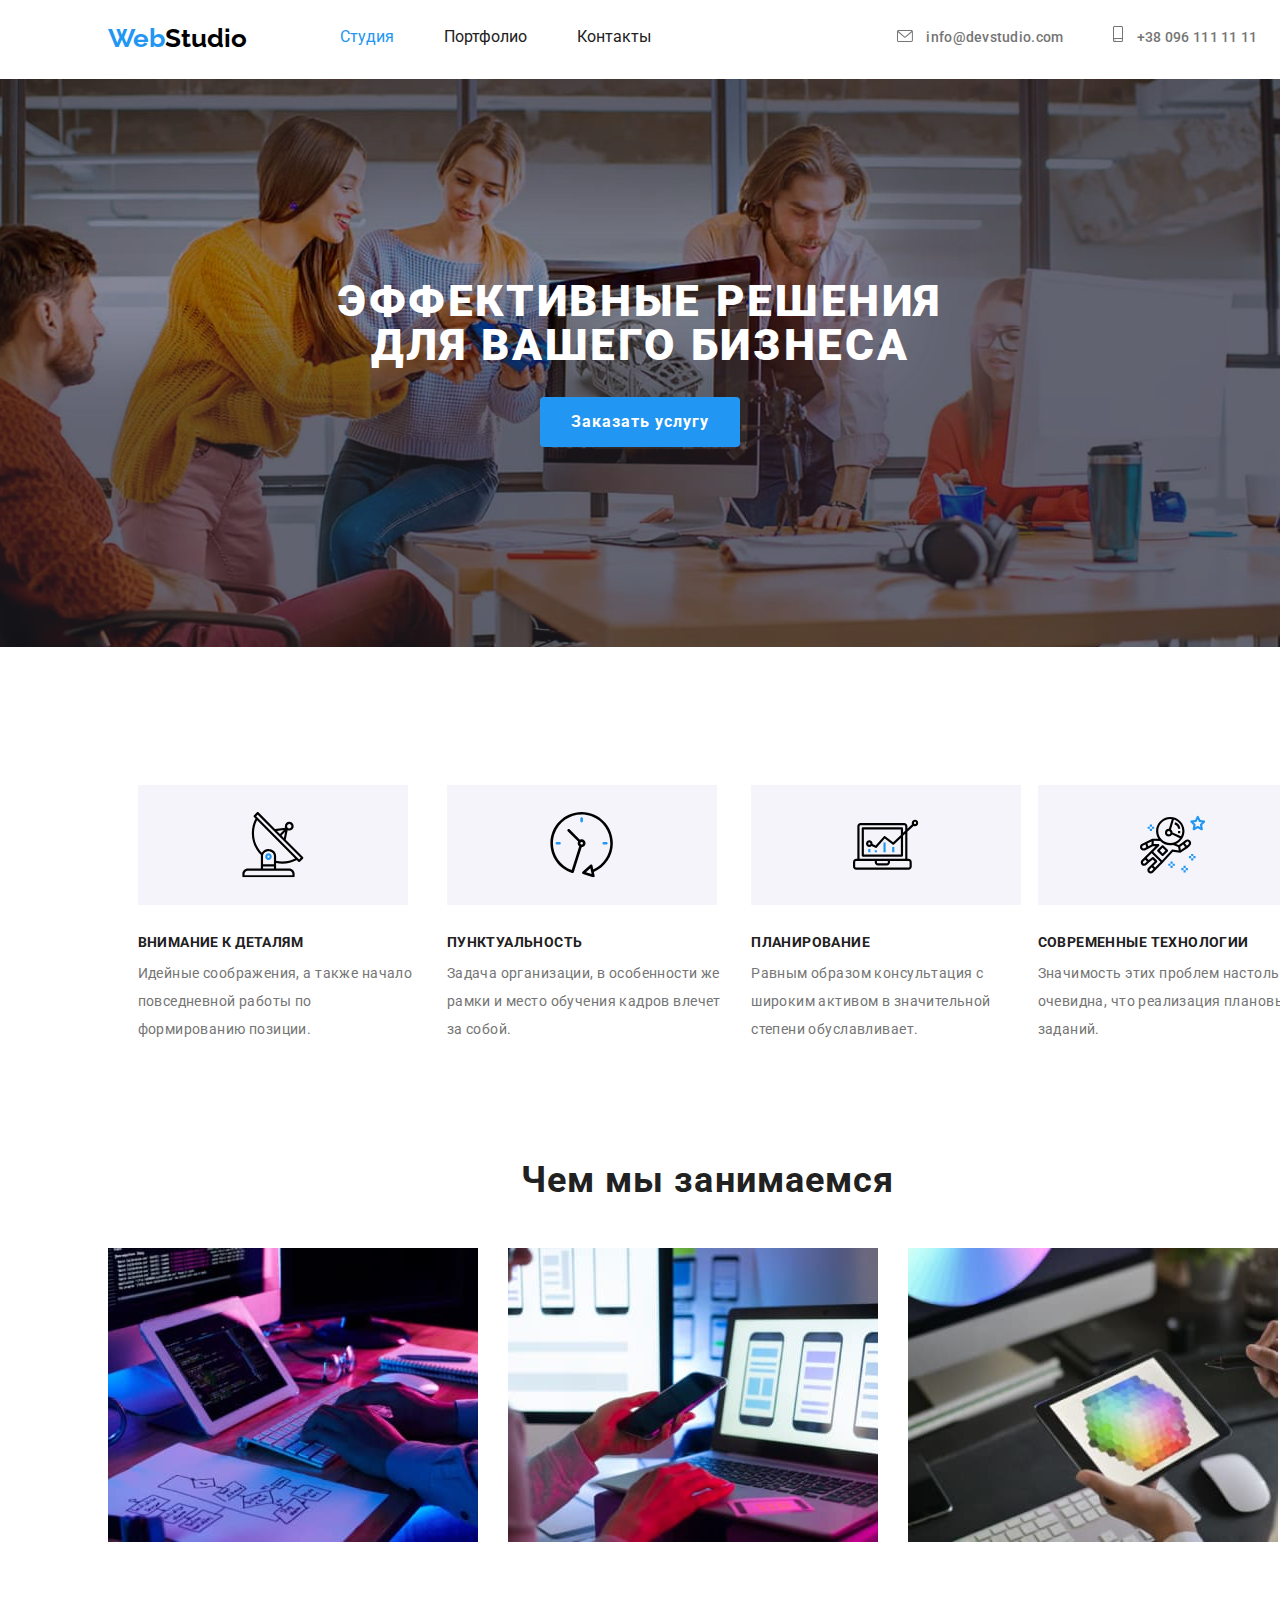
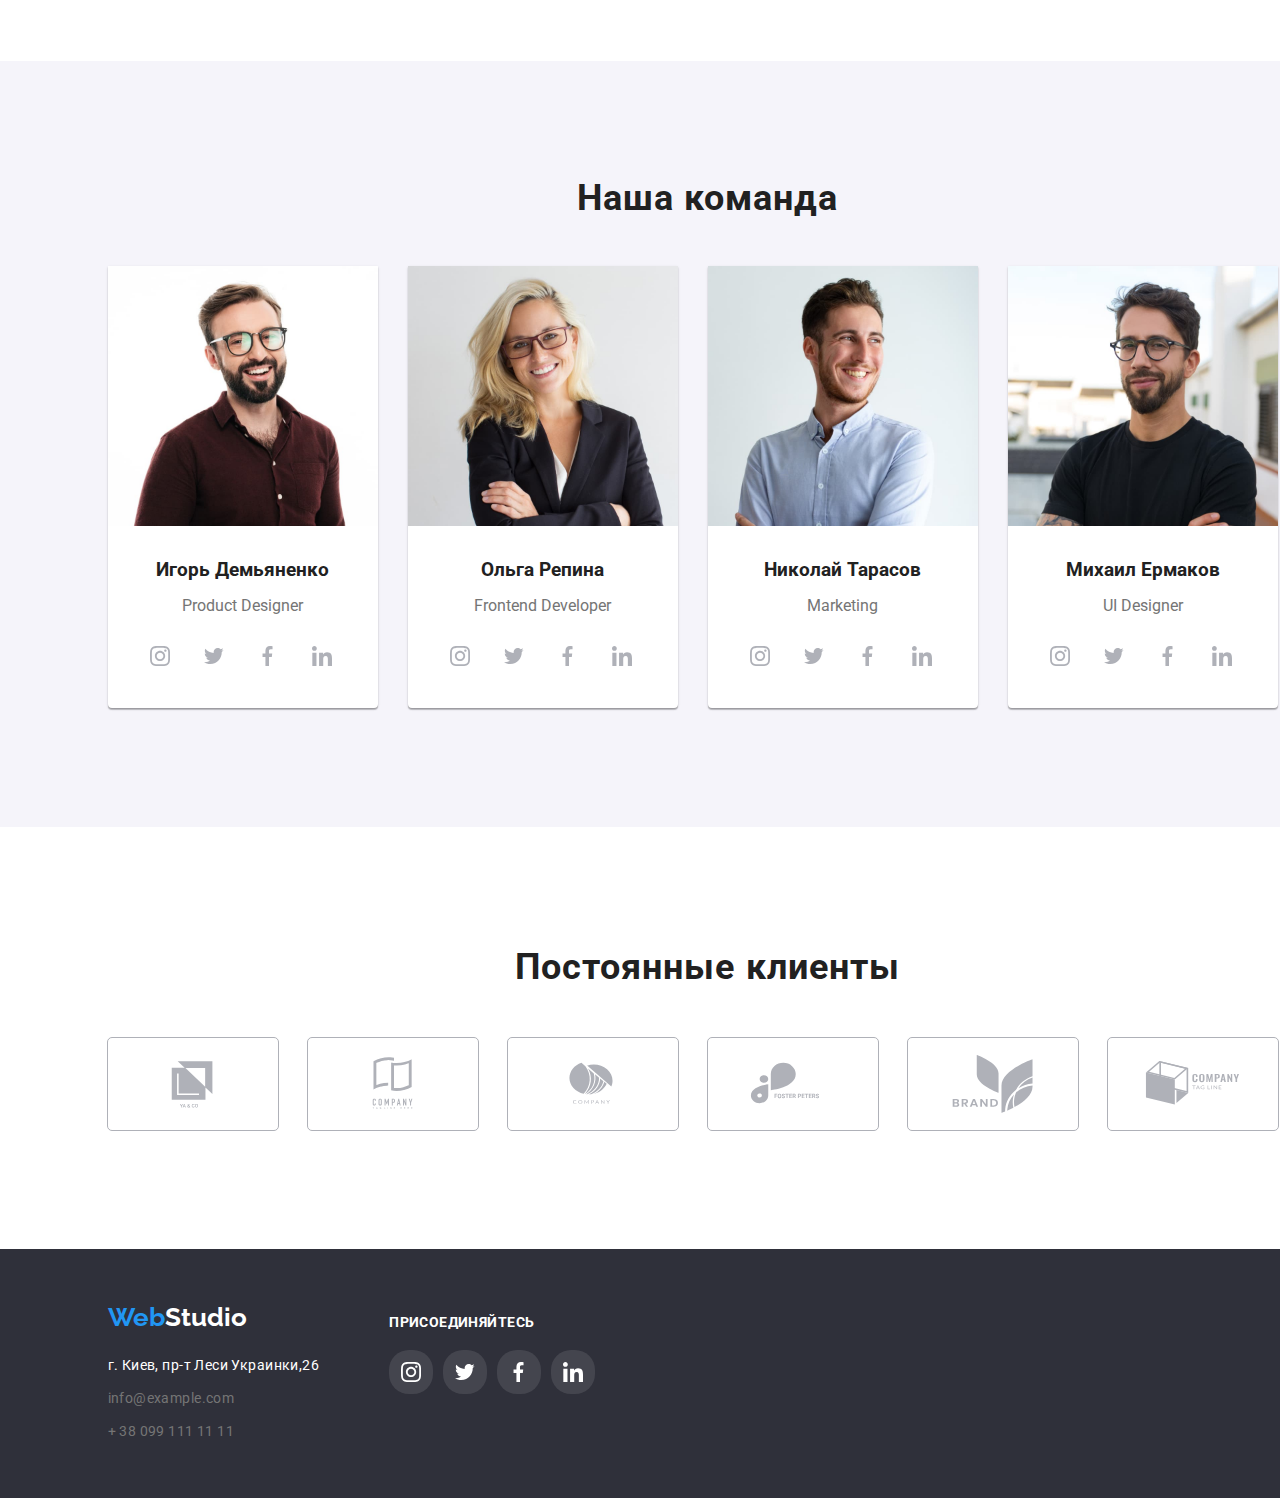
<file: index.html>
<!DOCTYPE html>
<html lang="en">
<head>
    <meta charset="UTF-8">
    <meta http-equiv="X-UA-Compatible" content="IE=edge">
    <meta name="viewport" content="width=device-width, initial-scale=1.0">
    <title>Document</title>
    <style>
        @import url('https://fonts.googleapis.com/css2?family=Oleo+Script+Swash+Caps&family=Oleo+Script:wght@400;700&family=Raleway:ital,wght@0,100;0,200;0,300;0,400;0,500;0,600;0,700;0,800;0,900;1,300&family=Roboto:wght@100;300;400;500;700;900&display=swap');
        </style>
    <link rel="stylesheet" href="./css/main.css">
    <link rel="stylesheet" href="./css/normalize.css"> 
</head>
<body>
    <header class="header">
        <div class="container header-container">
            <nav class="nav">
            <ul class="het">
            <li><a class="het-logo logo" href="./index.html">Web<span class="accent">Studio</span></a></li>
            <li><a class="het-nav button" href="./index.html">Студия</a></li>
            <li><a class="het-nav menu" href="./portfolio.html">Портфолио</a></li>
            <li><a class="het-nav menu" href="">Контакты</a></li>
        </ul>
        </nav>
         
<ul class="het-contacts">
    <li>
        <a class="het-nav contacts" href="mailto:info@example.com"> 
            <svg class="btn-icon">
                <use class="icon-envelope" href="icon/symbol-defs.svg#icon-envelope">
                </use>
        </svg>
            info@devstudio.com
        </a>
    </li>
    <li>
        <a class="het-nav contacts" href="tel:+380991111111">
            <svg class="btn-icon-2">
                <use class="icon-smartphone" href="icon/symbol-defs.svg#icon-smartphone">
                </use>
        </svg>
            +38 096 111 11 11

        </a>
    </li> 
</ul>
 
    </div>
       
    </header>
    <div class="overlay">
        <section class="teamwork">
        <h1 class="hero_title">Эффективные решения для вашего бизнеса</h1>
        <div class="button_bg">
        <button class="hero_button" type="button">Заказать услугу</button>
    </div>
    </section>
</div>     
    
    <section class="futures">
        <div class="container features-container">
            <ul class="features-list">
            <li class="features-item">
                <div class="features-bg">
                    <svg class="features-icon">
                        <use href="icon/symbol-defs.svg#icon-antenna">

                        </use>
                    </svg>
                </div>
                <h2 class="features-title">Внимание к деталям</h2>
                <p class="features-description">Идейные соображения, а также начало повседневной работы по формированию позиции.</p>
            </li>
            <li class="features-item">
                <div class="features-bg">
                    <svg class="features-icon">
                        <use href="icon/symbol-defs.svg#icon-clock">

                        </use>
                    </svg>
                </div>
                <h2 class="features-title">Пунктуальность</h2>
                <p class="features-description">Задача организации, в особенности же рамки и место обучения кадров влечет за собой.</p>
            </li>
            <li class="features-item">
                <div class="features-bg">
                    <svg class="features-icon">
                        <use href="icon/symbol-defs.svg#icon-diagram">

                        </use>
                    </svg>
                </div>
                <h2 class="features-title">Планирование</h2>
                <p class="features-description">Равным образом консультация с широким активом в значительной степени обуславливает.</p>
            </li>
            <li class="features-item">
                <div class="features-bg">
                    <svg class="features-icon">
                        <use href="icon/symbol-defs.svg#icon-astronaut">

                        </use>
                    </svg>
                </div>
                <h2 class="features-title">Современные технологии</h2>
                <p class="features-description">Значимость этих проблем настолько очевидна, что реализация плановых заданий.</p>
            </li>
        </ul>
    </div>
    
    </section>

    <section class="images-work">
        <div class="container">
        <h2 class="images-title">Чем мы занимаемся</h2>

        <ul class="images-list">
            <li class="images-item">
                <img class="img-list" src="./images/img7.jpg" width="370" height="294" alt="Клацает по клавиатурке">
            </li>
            <li class="images-item">
                <img class="img-list" src="./images/img5.jpg" width="370" height="294" alt="Отвечает Альтухам в инсте">
            </li>
            <li class="images-item">
                <img class="img-list" src="./images/img6.jpg" width="370" height="294" alt="Держит планшет с умным ебалом">
            </li>
        </ul>
    </div>
    </section>

    <section class="work-heading">
        <div class="container">
        <h2 class="work-title">Наша команда</h2>
        <ul class="work-list">
            <li class="work-content">
                <img class="img" src="./images/img1.jpg" alt="Игорь Демьяненко">
                <h3 class="work-teacher">Игорь Демьяненко</h3>
                <p class="activity"> Product Designer</p>
                <ul class="work-panel">
                    <li class="network-bg">
                        <svg class="social-network-2">
                            <use href="icon/symbol-defs.svg#icon-instagram">
            
                            </use>
                        </svg>
                    </li>
                    <li class="network-bg">
                        <svg class="social-network-2">
                            <use href="icon/symbol-defs.svg#icon-twitter">
            
                            </use>
                        </svg>
                    </li>
                    <li class="network-bg">
                        <svg class="social-network-2">
                            <use href="icon/symbol-defs.svg#icon-facebook">
            
                            </use>
                        </svg>
                    </li>
                    <li class="network-bg">
                        <svg class="social-network-2">
                            <use href="icon/symbol-defs.svg#icon-in">
            
                            </use>
                        </svg>
                    </li>
                </ul>
            </li>
            <li class="work-content">
                <img class="img" src="./images/img2.jpg" alt="Ольга Репина">
                <h3 class="work-teacher">Ольга Репина</h3>
                <p class="activity">Frontend Developer</p>
                <ul class="work-panel">
                    <li class="network-bg">
                        <svg class="social-network-2">
                            <use href="icon/symbol-defs.svg#icon-instagram">
            
                            </use>
                        </svg>
                    </li>
                    <li class="network-bg">
                        <svg class="social-network-2">
                            <use href="icon/symbol-defs.svg#icon-twitter">
            
                            </use>
                        </svg>
                    </li>
                    <li class="network-bg">
                        <svg class="social-network-2">
                            <use href="icon/symbol-defs.svg#icon-facebook">
            
                            </use>
                        </svg>
                    </li>
                    <li class="network-bg">
                        <svg class="social-network-2">
                            <use href="icon/symbol-defs.svg#icon-in">
            
                            </use>
                        </svg>
                    </li>
                </ul>
            </li>
            <li class="work-content">
                <img class="img" src="./images/img3.jpg" alt="Николай Тарасов">
                <h3 class="work-teacher">Николай Тарасов</h3>
                <p class="activity">Marketing</p>
                <ul class="work-panel">
                    <li class="network-bg">
                        <svg class="social-network-2">
                            <use href="icon/symbol-defs.svg#icon-instagram">
            
                            </use>
                        </svg>
                    </li>
                    <li class="network-bg">
                        <svg class="social-network-2">
                            <use href="icon/symbol-defs.svg#icon-twitter">
            
                            </use>
                        </svg>
                    </li>
                    <li class="network-bg">
                        <svg class="social-network-2">
                            <use href="icon/symbol-defs.svg#icon-facebook">
            
                            </use>
                        </svg>
                    </li>
                    <li class="network-bg">
                        <svg class="social-network-2">
                            <use href="icon/symbol-defs.svg#icon-in">
            
                            </use>
                        </svg>
                    </li>
                </ul>
            </li>
            <li class="work-content">
                <img class="img" src="./images/img4.jpg" alt="Михаил Ермаков">
                <h3 class="work-teacher">Михаил Ермаков</h3>
                <p class="activity">UI Designer</p>
                <ul class="work-panel">
                    <li class="network-bg">
                        <svg class="social-network-2">
                            <use href="icon/symbol-defs.svg#icon-instagram">
            
                            </use>
                        </svg>
                    </li>
                    <li class="network-bg">
                        <svg class="social-network-2">
                            <use href="icon/symbol-defs.svg#icon-twitter">
            
                            </use>
                        </svg>
                    </li>
                    <li class="network-bg">
                        <svg class="social-network-2">
                            <use href="icon/symbol-defs.svg#icon-facebook">
            
                            </use>
                        </svg>
                    </li>
                    <li class="network-bg">
                        <svg class="social-network-2">
                            <use href="icon/symbol-defs.svg#icon-in">
            
                            </use>
                        </svg>
                    </li>  
                </ul>
            </li>
        </ul>
    </div>
    </section>

    <section>
        <div class="container">
            <h2 class="customer">Постоянные клиенты</h2>
                <ul class="customer-list">
                    <li class="customer-icon">
                        <svg class="button-icon">
                            <use href="icon/symbol-defs.svg#icon-yaco">
            
                            </use>
                        </svg>
                    </li>
                    <li class="customer-icon">
                        <svg class="button-icon">
                            <use href="icon/symbol-defs.svg#icon-company">
            
                            </use>
                        </svg>
                    </li>
                    <li class="customer-icon">
                        <svg class="button-icon">
                            <use href="icon/symbol-defs.svg#icon-company2">
            
                            </use>
                        </svg>
                    </li>
                    <li class="customer-icon">
                        <svg class="button-icon">
                            <use href="icon/symbol-defs.svg#icon-foster">
            
                            </use>
                        </svg>
                    </li>
                    <li class="customer-icon">
                        <svg class="button-icon">
                            <use href="icon/symbol-defs.svg#icon-group">
            
                            </use>
                        </svg>
                    </li>
                    <li class="customer-icon">
                        <svg class="button-icon">
                            <use href="icon/symbol-defs.svg#icon-brand">
            
                            </use>
                        </svg>
                    </li>
                </ul>
        </div>
    </section>
<footer class=" footer">
    <div class="container container-footer">
        <address class="wrapper-network">
                  <ul class="wrapper-box">
                        <li class="wrapper-inc">
                                    <a class="logo_wrapper" href="./index.html">Web<span class="accent_title">Studio</span></a></li>
                        <li class="wrapper-botton">
                                    <a class="wrapper_item" href="https://www.google.com/maps/place/бул.+Леси+Украинки,+26,+Киев,+02000/@50.4265807,30.5383858,17z/data=!3m1!4b1!4m5!3m4!1s0x40d4cf0e033ecbe9:0x57a4dffefec77da0!8m2!3d50.4265807!4d30.5383858">г. Киев, пр-т Леси Украинки,26</a>
                        </li>
                        <li class="wrapper-botton">
                                    <a class="wrapper" href="mailto:info@example.com">info@example.com</a>
                        </li>
                        <li class="wrapper-botton">
                                    <a class="wrapper" href="tel:+380991111111">+ 38 099 111 11 11</a>
                        </li>
                  </ul> 
    </address> 
<div class="agitation-panel">      
    <h2 class="agitation">ПРИСОЕДИНЯЙТЕСЬ</h2>
        <ul class="social-panel">
            <li class="network-bg">
                <svg class="social-network">
                    <use href="icon/symbol-defs.svg#icon-instagram">
    
                    </use>
                </svg>
            </li>
            <li class="network-bg">
                <svg class="social-network">
                    <use href="icon/symbol-defs.svg#icon-twitter">
    
                    </use>
                </svg>
            </li>
            <li class="network-bg">
                <svg class="social-network">
                    <use href="icon/symbol-defs.svg#icon-facebook">
    
                    </use>
                </svg>
            </li>
            <li class="network-bg">
                <svg class="social-network">
                    <use href="icon/symbol-defs.svg#icon-in">
    
                    </use>
                </svg>
            </li>
        </ul>
    </div> 
</div>
</footer>
</body>
</html>
</file>
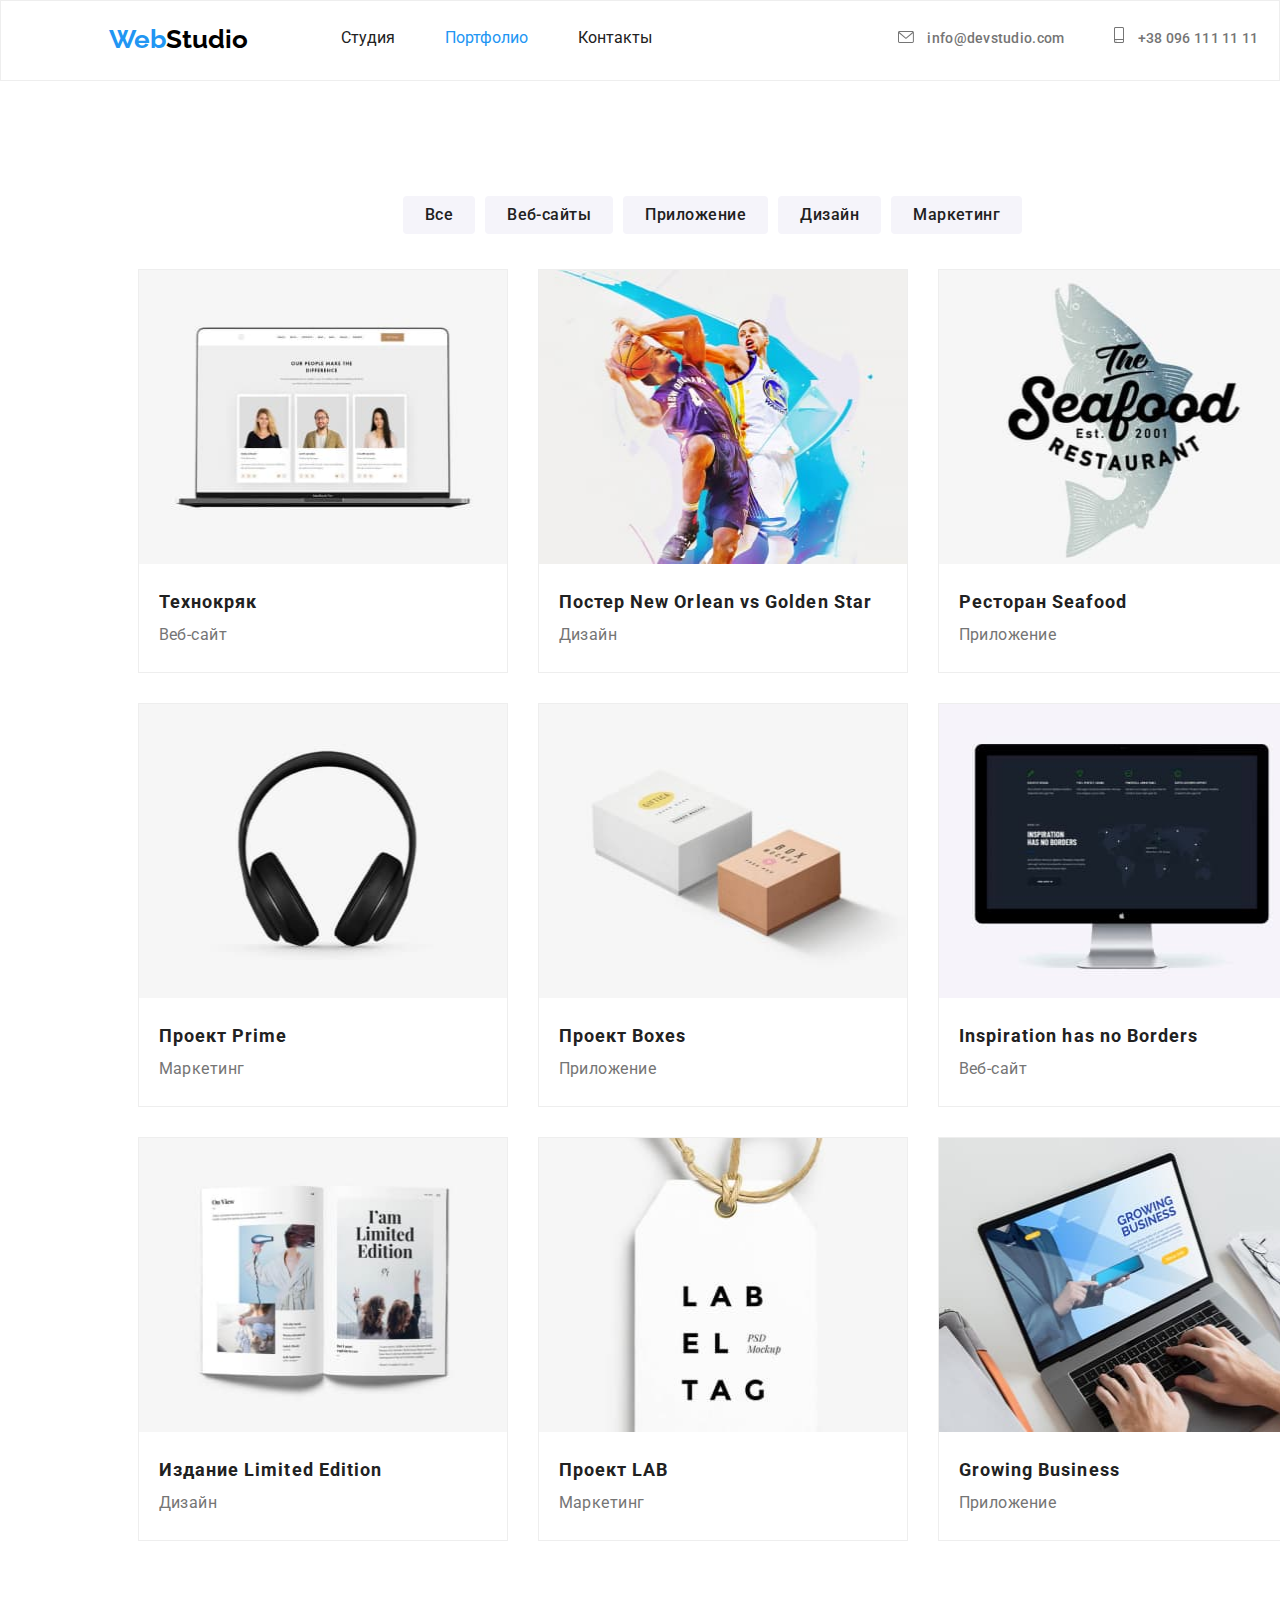
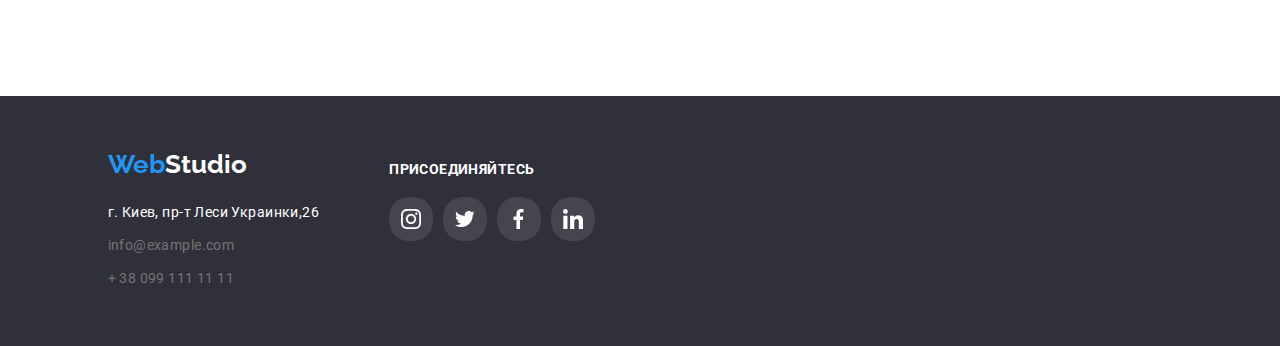
<file: portfolio.html>
<!DOCTYPE html>
<html lang="en">
<head>
    <meta charset="UTF-8">
    <meta http-equiv="X-UA-Compatible" content="IE=edge">
    <meta name="viewport" content="width=device-width, initial-scale=1.0">
    <title>Document</title>
    <style>
        @import url('https://fonts.googleapis.com/css2?family=Oleo+Script+Swash+Caps&family=Oleo+Script:wght@400;700&family=Raleway:ital,wght@0,100;0,200;0,300;0,400;0,500;0,600;0,700;0,800;0,900;1,300&family=Roboto:wght@100;300;400;500;700;900&display=swap');
        </style>
    <link rel="stylesheet" href="./css/style.css">
    <link rel="stylesheet" href="./css/normalize.css"> 
</head>
<body>
    <header class="header-flex">
        <div class="nav-group container ">
            <nav class="nav">
            <ul class="het">
            <li><a class="het-logo logo" href="./index.html">Web<span class="accent">Studio</span></a></li>
            <li><a class="het-nav menu" href="./index.html">Студия</a></li>
            <li><a class="het-nav button" href="./portfolio.html">Портфолио</a></li>
            <li><a class="het-nav menu" href="">Контакты</a></li>
        </ul>
        </nav>
    <ul class="het-contacts">
        <li><a class="het-nav contacts" href="mailto:info@example.com">
            <svg class="btn-icon">
                <use class="icon-envelope" href="icon/symbol-defs.svg#icon-envelope">
                </use>
        </svg>
            info@devstudio.com</a></li>
        <li><a class="het-nav contacts" href="tel:+380991111111">
            <svg class="btn-icon-2">
                <use class="icon-smartphone" href="icon/symbol-defs.svg#icon-smartphone">
                </use>
        </svg>
            +38 096 111 11 11
        </a></li>
    </ul>
    </div>
       
    </header>
    <section class="">
        <div class="container">
        <ul class="btn-list">
            <li class="flex-list">
                <button class="list panel-button" type="button">Все</button>
            </li>
            <li class="flex-list">
                <button class="list panel-button" type="button">Веб-сайты</button>
            </li>
            <li class="flex-list">
                <button class="list panel-button" type="button">Приложение</button>
            </li>
            <li class="flex-list">
                <button class="list panel-button" type="button">Дизайн</button>
                
            </li>
            <li class="flex-list">
                <button class="list panel-button" type="button">Маркетинг</button>
                
            </li>
            </ul>
            <ul class="work">
                <li class="work-examples">
                    <img class="img" src="./image/img1.jpg" width="370" height="294" alt="Веб-сайт">
                    <h3 class="examples">Технокряк</h3>
                <p class="desc-examples">Веб-сайт</p>
            </li>
                <li class="work-examples">
                    <img class="img" src="./image/img2.jpg" width="370" height="294" alt="Дизайн">
                    <h3 class="examples">Постер New Orlean vs Golden Star</h3>
                <p class="desc-examples">Дизайн</p>
            </li>
                <li class="work-examples">
                    <img class="img" src="./image/img3.jpg" width="370" height="294" alt="Приложение">
                    <h3 class="examples">Ресторан Seafood</h3>
                <p class="desc-examples">Приложение</p>
            </li>
                <li class="work-examples">
                    <img class="img" src="./image/img4.jpg" width="370" height="294" alt="Маркетинг">
                    <h3 class="examples">Проект Prime</h3>
                <p class="desc-examples">Маркетинг</p>
            </li>
                <li class="work-examples">
                    <img class="img" src="./image/img5.jpg" width="370" height="294" alt="Приложение">
                    <h3 class="examples">Проект Boxes</h3>
                <p class="desc-examples">Приложение</p>
            </li>
                <li class="work-examples">
                    <img class="img" src="./image/img6.jpg" width="370" height="294" alt="Веб-сайт">
                    <h3 class="examples">Inspiration has no Borders</h3>
                <p class="desc-examples">Веб-сайт</p>
            </li>
                <li class="work-examples">
                    <img class="img" src="./image/img7.jpg" width="370" height="294" alt="Дизайн">
                    <h3 class="examples">Издание Limited Edition</h3>
                <p class="desc-examples">Дизайн</p>
            </li>
                <li class="work-examples">
                    <img class="img" src="./image/img8.jpg" width="370" height="294" alt="Маркетинг">
                    <h3 class="examples">Проект LAB</h3>
                <p class="desc-examples">Маркетинг</p>
            </li>
                <li class="work-examples">
                    <img class="img" src="./image/img9.jpg" width="370" height="294" alt="Приложение">
                    <h3 class="examples">Growing Business</h3>
                <p class="desc-examples">Приложение</p>
                </li>
            </ul>
        </div>
        </section>
        <footer class=" footer">
            <div class="container container-footer">
            <address class="wrapper-panel">
                <ul class="wrapper-box">
                <li class="wrapper-inc">
                <a class="logo_wrapper" href="./index.html">Web<span class="accent_title">Studio</span></a></li>
                <li class="wrapper-botton"><a class="wrapper_item" href="https://www.google.com/maps/place/бул.+Леси+Украинки,+26,+Киев,+02000/@50.4265807,30.5383858,17z/data=!3m1!4b1!4m5!3m4!1s0x40d4cf0e033ecbe9:0x57a4dffefec77da0!8m2!3d50.4265807!4d30.5383858">г. Киев, пр-т Леси Украинки,26</a>
                </li>
            <li class="wrapper-botton"><a class="wrapper" href="mailto:info@example.com">info@example.com</a>
                </li>
            <li class="wrapper-botton"><a class="wrapper" href="tel:+380991111111">+ 38 099 111 11 11</a>
                </li>
            </ul>
            <div class="agitation-panel">      
                <h2 class="agitation">ПРИСОЕДИНЯЙТЕСЬ</h2>
                    <ul class="social-panel">
                        <li class="network-bg">
                            <svg class="social-network">
                                <use href="icon/symbol-defs.svg#icon-instagram">
                
                                </use>
                            </svg>
                        </li>
                        <li class="network-bg">
                            <svg class="social-network">
                                <use href="icon/symbol-defs.svg#icon-twitter">
                
                                </use>
                            </svg>
                        </li>
                        <li class="network-bg">
                            <svg class="social-network">
                                <use href="icon/symbol-defs.svg#icon-facebook">
                
                                </use>
                            </svg>
                        </li>
                        <li class="network-bg">
                            <svg class="social-network">
                                <use href="icon/symbol-defs.svg#icon-in">
                
                                </use>
                            </svg>
                        </li>
                    </ul>
                </div> 
            </address>
        </div> 
        </footer>
</body>
</html>
</file>
<file: css/main.css>
body {
    background-color:#FFFFFF;}
     /* container */
.container {
    margin-left: auto;
    margin-right: auto;
    width: 1200px;
    padding-top: 25px;
    padding-bottom: 25px;
    margin-left: 107.5px;
    margin-right: 107.5px;
}
 /* button */
    button {cursor: pointer;
}
.button {
    color:#2196F3;
    font-family:'Roboto';
}
.hero_button {
    font-family: 'Roboto';
    font-style: normal;
    font-weight: 700;
    font-size: 16px;
    line-height: 2;
    letter-spacing: 0.06em;
    margin: 0 auto;
    color: #FFFFFF;
    display: block;
    background-color: #2196F3;
    border-radius: 4px;
    width: 200px;
    height: 50px;
}
.hero_button:hover {
    background-color: #188CE8;
}
.btn-icon {
    width: 16px;
    height: 12px;
    cursor: pointer;
    margin-right: 10px;
    fill:#757575
}
.btn-icon:hover {
    fill: #2196F3;
}
.btn-icon-2 {
    width: 10px;
    height: 16px;
    cursor: pointer;
    margin-right: 10px;
    fill: #757575;
}
.btn-icon-2:hover {
    fill: #2196F3;
}

.logo {
    font-family: 'Raleway';
    font-weight: 700;
    font-size: 26px;
    line-height: 1;
    text-decoration: none;
    color: #2196F3}
.accent { 
    text-decoration:none;
    color:black;}
.het {
        display: flex;
    }
.header-container {
        display: flex;
    }
.het-nav {
        margin-right: 50px;
    }
.het-logo {
        margin-right: 93px;
    }
.het-contacts {
        display: flex;
        margin-left: auto;
    }
    /* title */
.accent_title { 
    text-decoration:none;
    color:#FFFFFF;}
.hero_title{
    font-family: 'Roboto';
    text-align: center;
    font-weight: 900;
    font-size: 44px;
    line-height: 1;
    letter-spacing: 0.06em;
    text-transform: uppercase;
    color:#FFFFFF;
    padding-bottom: 30px;
    margin: 0 auto;
    width: 696px;
    }
.overlay {
    outline: 1px, solid #C4C4C4;
    background-color: #2F303A;
    background-image: url("../images/Img-bg.jpg");
    background-repeat: no-repeat;
    background-position: center;
    background-size: cover;
    box-shadow: -200px -93px 74px 200px rgba(47,48,58,0.42) inset;
-webkit-box-shadow: -200px -93px 74px 200px rgba(47,48,58,0.42) inset;
-moz-box-shadow: -200px -93px 74px 200px rgba(47,48,58,0.42) inset;
}
.teamwork {
    width: 100%;
    padding: 200px 0px;
}
.features-title {
    font-family:'Roboto';
    font-weight: 700;
    font-size: 14px;
    line-height: 1;
    letter-spacing: 0.03em;
    text-transform: uppercase;
    text-decoration:none;
    color: #212121;
    padding-top: 30px;
    margin-bottom: 10px;
}
.features-description {
    font-family:'Roboto';
    font-weight: 400;
    font-size: 14px;
    line-height: 2;
    letter-spacing: 0.03em;
    text-decoration:none;
    color: #757575;}
.features-bg {
    display: flex;
    justify-content: center;
    align-items: center;
    cursor: pointer;
    width: 270px;
    height: 120px;
    background-color: #F5F4FA;
}
.features-bg:focus {
    fill: #2196F3;
}
.features-icon {
    width: 65.32px;
    height: 65.32px;
    
}
.features-list {
    display:flex;
    padding-top: 113px;
}

.features-container {
    padding-bottom: 94px;
}
.features-item:not( :last-child) {
    margin-left: 30px;
}
.agitation {
    font-family: 'Roboto';
    font-weight: 700;
    font-size: 14px;
    line-height: 16px;
    letter-spacing: 0.03em;
    color: #FFFFFF;
    padding-bottom: 20px;
}
.container-footer {
    display: flex;
}
.agitation-panel {
    padding-top: 40px;
    padding-left: 70px;

}

.network-bg {
    background: rgba(255, 255, 255, 0.1);
    border-radius: 20px;
    width: 44px;
    height: 44px;
    margin-right: 10px; 
    display: flex;
    justify-content: center;
    align-items: center;
    cursor: pointer;
}
.network-bg:hover {
    background-color: #2196F3;
}
.network-bg:hover .social-network-2 {
    fill: #FFFFFF;
}
.social-network-2:hover {
    fill: #FFFFFF;
}
.social-network {
    width: 20px;
    height: 20px;
    fill: #FFFFFF;
}
.social-network-2 {
    width: 20px;
    height: 20px;
    fill: #AFB1B8;
}
.work-panel {
    display: flex;
    padding-top: 16px;
    padding-left: 30px;
}
.social-panel {
    display: flex;
}
.wrapper-network {
    display: flex;
}
    /* section */
.customer {
    font-family: 'Roboto';
    font-weight: 700;
    font-size: 36px;
    line-height: 42px;
    text-align: center;
    letter-spacing: 0.03em;
    
    color: #212121;
    padding-top: 94px;
    padding-bottom: 50px;
}
.customer-list {
    display:flex;
    margin-bottom: 94px;
    cursor: pointer;
    justify-content: center;
}
.button-icon {
    width: 106px;
    height: 60px;
    fill: #AFB1B8;
}
.customer-icon {
    outline: 1px solid #AFB1B8;
    border-radius: 4px;
    width: 170px;
    height: 92px;
    margin-right: 30px;
    display: flex;
    justify-content: center;
    align-items: center;
    cursor: pointer;
}
.customer-icon:hover .button-icon {
    fill: #2196F3;
}
.button-icon:hover {
    fill: #2196F3;
}
.customer-icon:hover {
    outline: 1px solid #2196F3
}
.menu {
    font-family:'Roboto';
    color: #212121;}

.work-title {
        font-family:'Roboto';
        font-weight: 700;
        font-size: 36px;
        line-height: 1;
        text-align: center;
        letter-spacing: 0.03em;
        text-decoration:none;
        
        color: #212121;
        margin-bottom: 50px;
        padding-top: 94px;
        }

.work-list {
    display:flex;
    justify-content: center;
}
.work-heading {
    background-color: #F5F4FA;
}
.work-content {
    margin-right: 30px;
    margin-bottom: 94px;
    text-align: center;

}
.work-content {
    padding-bottom: 30px;
    background: #FFFFFF;
    box-shadow: 0px 1px 3px rgba(0, 0, 0, 0.12), 0px 1px 1px rgba(0, 0, 0, 0.14), 0px 2px 1px rgba(0, 0, 0, 0.2);
border-radius: 0px 0px 4px 4px;
}
    /* list */
.work-teacher {font-family:'Roboto';
    color: #212121;
    margin-top: 30px;}
    /* item */
.activity {font-family:'Roboto';
    color: #757575;
    margin-top: 10px;
}
    /* img */
.img {
    width: 270px;
    height: 260px;
}
.images-item {
    margin-right: 30px;
}
.images-list {
    display:flex;
    justify-content: center;
}
.images-work {
    padding-bottom: 94px;
}
.images-title {
    font-family:'Roboto';
    font-weight: 700;
    font-size: 36px;
    line-height: 1;
    text-align: center;
    letter-spacing: 0.03em;
    text-decoration:none;
    
    color: #212121;
    margin-bottom: 50px;
    }
    /* header */
.contacts {
    font-family:'Roboto';
    font-weight: 500;
    font-size: 14px;
    line-height: 1;
    letter-spacing: 0.02em;
    color: #757575;} 
.menu:hover {color: #2196F3;}
.het-nav:hover {color: #2196F3;}
.het-nav:hover .btn-icon {
    fill: #2196F3;
    color: #2196F3;
}
.het-nav:hover .btn-icon-2 {
    fill: #2196F3;
    color: #2196F3;
}
   /* wrapper */
.wrapper {
    font-family: 'Roboto';
    font-weight: 400;
    font-size: 14px;
    line-height: 2px;
    letter-spacing: 0.03em;
    color:#757575;
}
.wrapper_item {
    font-family:'Roboto';
    font-weight: 400;
    font-size: 14px;
    line-height: 24px;
    letter-spacing: 0.03em;
    color: #FFFFFF;
    }
.wrapper:hover {color: #2196F3;}
.logo_wrapper {
    font-family: 'Raleway';
    font-weight: 700;
    font-size: 26px;
    line-height: 1;
    text-decoration: none;
    color: #2196F3;
    }
.wrapper-botton {
    margin-top:9px;
}
.wrapper-inc {
    margin-bottom: 20px;
}
.wrapper-box {
    margin-top: 30px;
    margin-bottom: 30px;
}
    /* footer */
.footer {
    background-color: #2F303A;
}
address {
    font-style: normal;
}
</file>
<file: css/style.css>
body {
    font-family:'Roboto';    
    text-decoration:none;
    background-color:#FFFFFF;}
.logo {
    font-family: 'Raleway';
    font-weight: 700;
    font-size: 26px;
    line-height: 1;
    text-decoration: none;
    color:#2196F3}
.accent { 
        text-decoration:none;
        color:black;}
.menu {
    font-family:'Roboto';
    color: #212121;
    text-decoration:none
}
.button {
    color:#2196F3;
    font-family:'Roboto';
}
.het-nav:hover {color: #2196F3;}
.logo_wrapper {
    font-family: 'Raleway';
    font-weight: 700;
    font-size: 26px;
    line-height: 1.2;
    text-decoration: none;
    color:#2196F3}
.accent_title {
    text-decoration:none;
    color:#FFFFFF;}
.contacts {
    font-family:'Roboto';
    font-weight: 500;
    font-size: 14px;
    line-height: 1;
    letter-spacing: 0.02em;
    color: #757575;}
.menu:hover {color: #2196F3;}
.img {
    width: 370px;
    height: 294px;
    left: 1015px;
    top: 1061px;
} 
.panel-button:focus {color: #FFFFFF;
    background-color: #2196F3;
    padding: 6px 22px;
    border-radius: 4px;
    cursor: pointer;} 
.panel-button:hover {color: #FFFFFF;
    background-color: #2196F3;
    padding: 6px 22px;
    border-radius: 4px;
    cursor: pointer;} 
.btn-list {
    display: flex;
    justify-content: center;
    padding-top: 90px;
}
.btn-icon {
    width: 16px;
    height: 12px;
    cursor: pointer;
    margin-right: 10px;
    fill: #757575;
}
.btn-icon:hover {
    fill: #2196F3;
}
.het-nav:hover .btn-icon {
    fill: #2196F3;
    color: #2196F3;
}
.btn-icon-2 {
    width: 10px;
    height: 16px;
    cursor: pointer;
    margin-right: 10px;
    fill: #757575;
}
.btn-icon-2:hover {
    fill: #2196F3;
}
.het-nav:hover .btn-icon-2 {
    fill: #2196F3;
    color: #2196F3;
}
.flex-list {
    margin-left: 10px;
}
.work {
    display: flex;
    flex-wrap: wrap;
    justify-content: center;
    padding-top: 35px;
    padding-bottom: 100px;
}
.work-examples {
    margin-left: 30px;
    margin-bottom: 30px;
    border: 1px solid #EEEEEE;
    width: 370px;
    height: 404px;

}
.list {
    font-family:'Roboto';
    font-weight: 500;
    font-size: 16px;
    line-height: 1.6;
    text-align: center;
    letter-spacing: 0.03em;
    color: #212121;
    background-color: #F5F4FA;
    padding: 6px 22px;
    border-radius: 4px;}
.examples {
    font-family:'Roboto';
    font-weight: 700;
    font-size: 18px;
    line-height: 2;
    letter-spacing: 0.06em;
    color: #212121;
    margin-top: 20px;
    margin-left: 20px;
}
.network-bg {
    background: rgba(255, 255, 255, 0.1);
    border-radius: 20px;
    width: 44px;
    height: 44px;
    margin-right: 10px; 
    display: flex;
    justify-content: center;
    align-items: center;
    cursor: pointer;
    fill: #FFFFFF;
}
.network-bg:hover {
    background-color: #2196F3;
}
.desc-examples {
    font-family:'Roboto';
    font-weight: 400;
    font-size: 16px;
    line-height: 1.9;
    letter-spacing: 0.03em;
    color: #757575;
    margin-bottom: 20px;
    margin-left: 20px;
}
.wrapper {
    font-family: 'Roboto';
    font-style: normal;
    font-weight: 400;
    font-size: 14px;
    line-height: 1.7;
    letter-spacing: 0.03em;
    color:#757575;
        }
.wrapper:hover {color: #2196F3;}
.wrapper_item {
    font-family:'Roboto';
    font-weight: 400;
    font-size: 14px;
    line-height: 24px;
    letter-spacing: 0.03em;
    color: #FFFFFF;
}
.agitation {
        font-family: 'Roboto';
        font-weight: 700;
        font-size: 14px;
        line-height: 16px;
        letter-spacing: 0.03em;
        color: #FFFFFF;
        padding-bottom: 20px;
    }
    .container-footer {
        display: flex;
    }
    .agitation-panel {
        padding-top: 40px;
        padding-left: 70px;
    
    }
    .network-bg {
        background: rgba(255, 255, 255, 0.1);
        border-radius: 20px;
        width: 44px;
        height: 44px;
        margin-right: 10px; 
        display: flex;
        justify-content: center;
        align-items: center;
        cursor: pointer;
    }
    .social-network {
        width: 20px;
        height: 20px;
    }
    .social-panel {
        display: flex;
    }
.wrapper-panel {
    display: flex;
}
.footer {
    background-color: #212121;
        }

address {
    font-style: normal;
        }
.wrapper_item {
    font-family:'Roboto';
    font-weight: 400;
    font-size: 14px;
    line-height: 24px;
    letter-spacing: 0.03em;
    color: #FFFFFF;
            }
.wrapper:hover {color: #2196F3;}
.logo_wrapper {
    font-family: 'Raleway';
    font-weight: 700;
    font-size: 26px;
    line-height: 1;
    text-decoration: none;
    color: #2196F3;
            }
.wrapper-botton {
    margin-top:9px;
        }
.wrapper-inc {
    margin-bottom: 20px;
        }
.wrapper-box {
    margin-top: 30px;
    margin-bottom: 30px;
        }
            /* footer */
.footer {
    background-color: #2F303A;
        }
         /* container */
.container {
    margin-left: auto;
    margin-right: auto;
    width: 1200px;
    padding-top: 25px;
    padding-bottom: 25px;
    margin-left: 107.5px;
    margin-right: 107.5px;
        }
.het{
    display: flex;
        }
.het-nav {
    margin-right: 50px;
        }
.het-logo {
    margin-right: 93px;
        }
.nav-group {
    display: flex;
        }
.header-flex {
    border: 1px solid #EEEEEE;
        }
.het-contacts {
    display: flex;
    margin-left: auto;
        }
</file>
